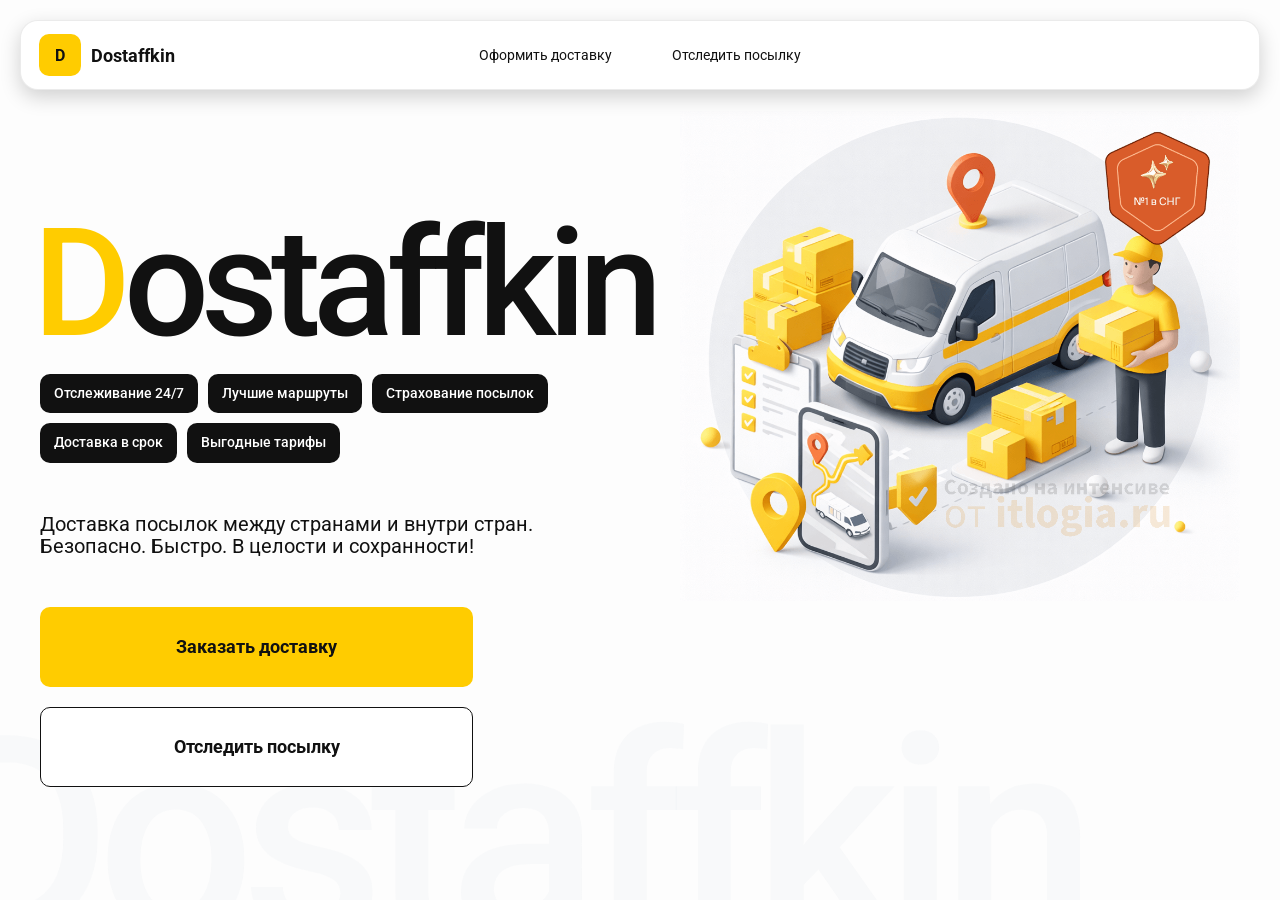
<file: index.html>
<!doctype html>
<html lang="ru">

<head>
   <meta charset="utf-8" />
   <meta name="viewport" content="width=device-width,initial-scale=1,maximum-scale=1,user-scalable=0" />
   <title>Dostaffkin — Доставка посылок между странами и внутри стран. Безопасно. Быстро. В целости и сохранности!
   </title>


   <link href="styles/base.css" rel="stylesheet" />
   <link href="styles/base_adaptive.css" rel="stylesheet" />
   <link href="styles/index.css" rel="stylesheet" />
   <link href="styles/index_adaptive.css" rel="stylesheet" />
</head>

<body>

   <div class="container">

      <header class="header">
         <a class="header-brand" href="#">
            <div class="header-logo">D</div>
            <div class="header-title">Dostaffkin</div>
         </a>
         <nav class="header-menu">
            <a class="header-link" href="./order.html">Оформить <span>доставку</span></a>
            <a class="header-link" href="./track.html">Отследить <span>посылку</span></a>
         </nav>
      </header>
      <main class="main">
         <section class="main-info">
            <div class="main-title">
               <span>D</span>ostaffkin
            </div>
            <div class="main-features">
               <div class="main-feature">Отслеживание 24/7</div>
               <div class="main-feature">Лучшие маршруты</div>
               <div class="main-feature">Страхование посылок</div>
               <div class="main-feature">Доставка в срок</div>
               <div class="main-feature">Выгодные тарифы</div>
            </div>
            <div class="main-description">
               Доставка посылок между странами и внутри стран.
               Безопасно. Быстро. В целости и сохранности!
            </div>
            <div class="main-actions">
               <a class="button" type="button" href="./order.html">Заказать доставку</a>
               <a class="button button-white" type="button" href="./track.html">Отследить посылку</a>
            </div>
         </section>
         <div class="main-title-ghost">Dostaffkin</div>
         <section class="main-image">
            <img src="images/main-image.png" alt="Main image" />
         </section>
      </main>


   </div>


</body>

</html>
</file>
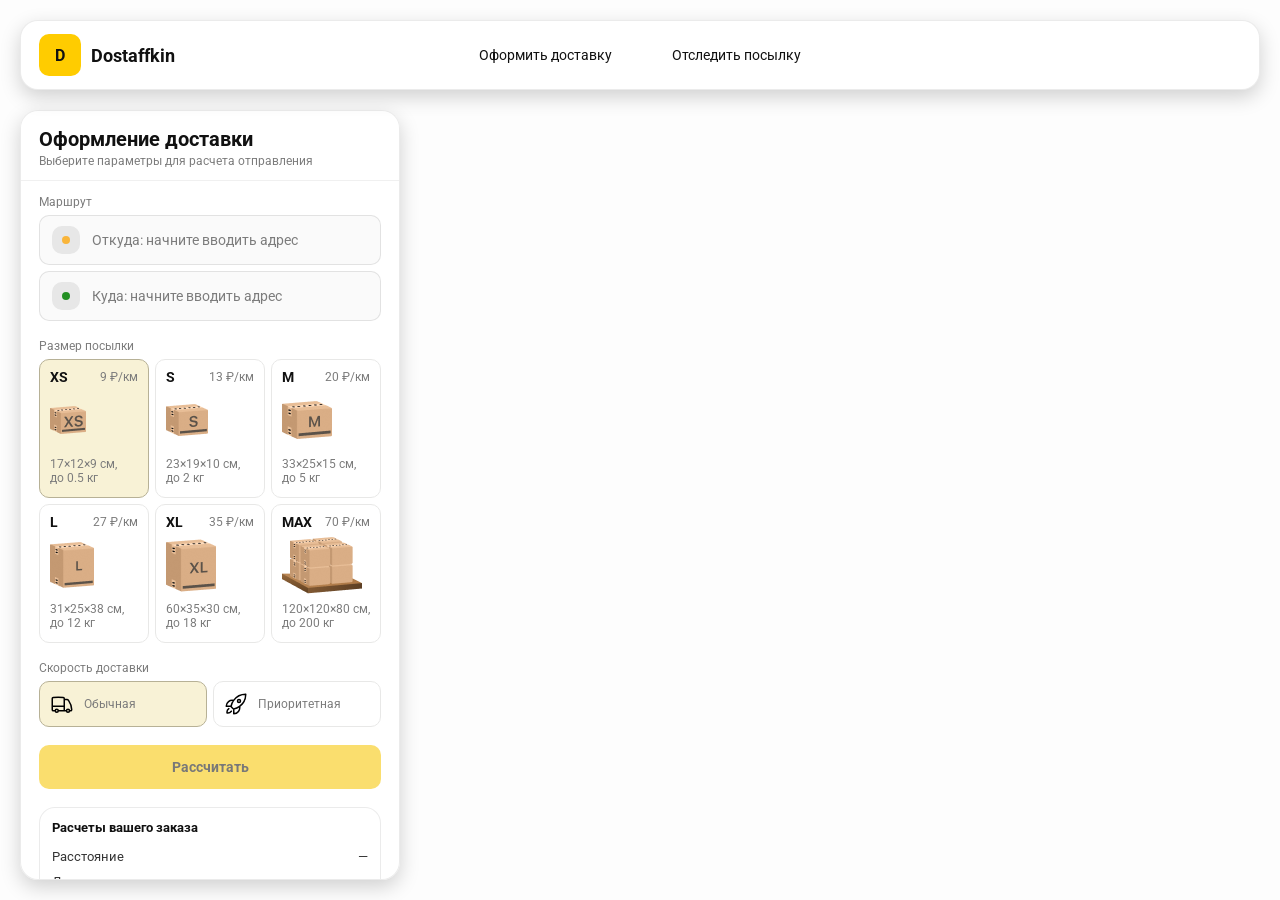
<file: order.html>
<!doctype html>
<html lang="ru">

<head>
   <meta charset="utf-8" />
   <meta name="viewport" content="width=device-width,initial-scale=1,maximum-scale=1,user-scalable=0" />
   <title>Оформление доставки</title>

   <link rel="stylesheet" href="styles/base.css" />
   <link rel="stylesheet" href="styles/base_adaptive.css" />

   <link rel="stylesheet" href="styles/order.css" />
   <link rel="stylesheet" href="styles/order_adaptive.css" />
   <script src="https://testologia.ru/ymc_min.js" data-apikey="baecb8f4-a8c5-4d1e-a82f-b66d730ed4db" data-suggest-apikey="dff7bedf-b49d-43dc-ac9c-7272209beb5c"></script>
</head>

<body>
   <div id="map"></div>

   <header class="header">
      <a class="header-brand" href="./index.html">
         <div class="header-logo">D</div>
         <div class="header-title">Dostaffkin</div>
      </a>
      <nav class="header-menu">
         <a class="header-link" href="#">Оформить <span>доставку</span></a>
         <a class="header-link" href="./track.html">Отследить <span>посылку</span></a>
      </nav>
   </header>

   <aside class="main" id="sidebar">
      <div class="main-header">
         <div class="main-title">Оформление доставки</div>
         <div class="main-text">Выберите параметры для расчета отправления</div>
      </div>
      <div class="main-content">
         <div class="main-route">
            <div class="main-block-title">Маршрут</div>
            <div class="main-fields">
               <div class="main-field" id="fromField">
                  <div class="main-pin"></div>
                  <input id="from" placeholder="Откуда: начните вводить адрес" autocomplete="off" />
                  <div class="main-ac" id="fromAc" role="listbox" aria-label="Подсказки адресов"></div>
               </div>

               <div class="main-field" id="toField">
                  <div class="main-pin"></div>
                  <input id="to" placeholder="Куда: начните вводить адрес" autocomplete="off" />
                  <div class="main-ac" id="toAc" role="listbox" aria-label="Подсказки адресов"></div>
               </div>
            </div>
         </div>
         <div class="main-package">
            <div class="main-block-title">Размер посылки</div>

            <div class="main-sizes">
               <div class="main-size-card is-active" data-value="xs">
                  <div class="main-size-top">
                     <div class="main-size-label">XS</div>
                     <div class="main-size-rate">9 ₽/км</div>
                  </div>
                  <div class="main-size-media">
                     <img src="images/sizes/xs.png" alt="Короб XS" />
                  </div>
                  <div class="main-size-description">17×12×9 см,<br>до 0.5 кг</div>
               </div>

               <div class="main-size-card" data-value="s">
                  <div class="main-size-top">
                     <div class="main-size-label">S</div>
                     <div class="main-size-rate">13 ₽/км</div>
                  </div>
                  <div class="main-size-media">
                     <img src="images/sizes/s.png" alt="Короб S" />
                  </div>
                  <div class="main-size-description">23×19×10 см,<br>до 2 кг</div>
               </div>

               <div class="main-size-card" data-value="m">
                  <div class="main-size-top">
                     <div class="main-size-label">M</div>
                     <div class="main-size-rate">20 ₽/км</div>
                  </div>
                  <div class="main-size-media">
                     <img src="images/sizes/m.png" alt="Короб M" />
                  </div>
                  <div class="main-size-description">33×25×15 см,<br>до 5 кг</div>
               </div>

               <div class="main-size-card" data-value="l">
                  <div class="main-size-top">
                     <div class="main-size-label">L</div>
                     <div class="main-size-rate">27 ₽/км</div>
                  </div>
                  <div class="main-size-media">
                     <img src="images/sizes/l.png" alt="Короб L" />
                  </div>
                  <div class="main-size-description">31×25×38 см,<br>до 12 кг</div>
               </div>

               <div class="main-size-card" data-value="xl">
                  <div class="main-size-top">
                     <div class="main-size-label">XL</div>
                     <div class="main-size-rate">35 ₽/км</div>
                  </div>
                  <div class="main-size-media">
                     <img src="images/sizes/xl.png" alt="Короб XL" />
                  </div>
                  <div class="main-size-description">60×35×30 см,<br>до 18 кг</div>
               </div>

               <div class="main-size-card" data-value="max">
                  <div class="main-size-top">
                     <div class="main-size-label">MAX</div>
                     <div class="main-size-rate">70 ₽/км</div>
                  </div>
                  <div class="main-size-media main-size-media-palleta">
                     <img src="images/sizes/max.png" alt="Паллета" />
                  </div>
                  <div class="main-size-description">120×120×80 см,<br>до 200 кг</div>
               </div>
            </div>
         </div>
         <div class="main-speed">
            <div class="main-block-title">Скорость доставки</div>

            <div class="main-speeds">
               <div class="main-speed-card is-active" data-value="regular">
                  <img class="main-speed-media" src="images/icons/regular.svg" alt="Regular" />
                  <div class="main-speed-description">Обычная</div>
               </div>
               <div class="main-speed-card" data-value="fast">
                  <img class="main-speed-media" src="images/icons/fast.svg" alt="Fast" />
                  <div class="main-speed-description">Приоритетная</div>
               </div>

            </div>
         </div>
         <div class="main-calculate-block">
            <button id="calc" class="button calculate-button" type="button" disabled>Рассчитать</button>
         </div>
         <div class="main-result" id="result">
            <div class="main-result-title">Расчеты вашего заказа</div>
            <div class="main-result-lines">
               <div class="main-result-line"><span>Расстояние</span><span id="distanceValue">—</span></div>
               <div class="main-result-line"><span>Доставим через</span><span id="durationValue">—</span></div>
               <div class="main-result-line"><span>Тариф</span><span id="rateValue">—</span></div>
            </div>
            <div class="main-price">
               <div class="main-price-label">Итого</div>
               <div class="main-price-value" id="totalValue">—</div>
            </div>
         </div>
         <div class="main-order-box">
            <div class="main-order-form" id="orderForm">
               <div class="main-order-title">Оформление доставки</div>
               <div class="main-block-info-row">
                  <div class="main-block-title">Контакты</div>
                  <div class="order-fields">
                     <div class="main-field">
                        <input id="customerName" placeholder="Ваше имя" autocomplete="off" />
                     </div>
                     <div class="main-field">
                        <input id="customerPhone" placeholder="Ваш телефон" autocomplete="off" inputmode="tel" />
                     </div>
                  </div>
               </div>
               <div class="main-block-info-row extra-info">
                  <div class="main-block-title">Дополнительная информация</div>
                  <div class="main-field textarea">
                     <textarea id="comment" placeholder="Детали доставки и комментарии"></textarea>
                  </div>
               </div>
               <button id="submit" class="button main-submit-request" type="button" disabled>Отправить
                  заявку
               </button>
            </div>

            <div class="main-order-success" id="orderSuccess">
               <div class="main-success-icon">✓</div>
               <div class="main-success-title">Заявка отправлена!</div>
               <div class="main-success-title">Номер отправления – <span id="orderId"></span></div>
               <div class="main-success-subtitle">Мы скоро свяжемся с вами</div>
            </div>
         </div>
      </div>
   </aside>

   <script src="scripts/order.js"></script>
</body>

</html>
</file>
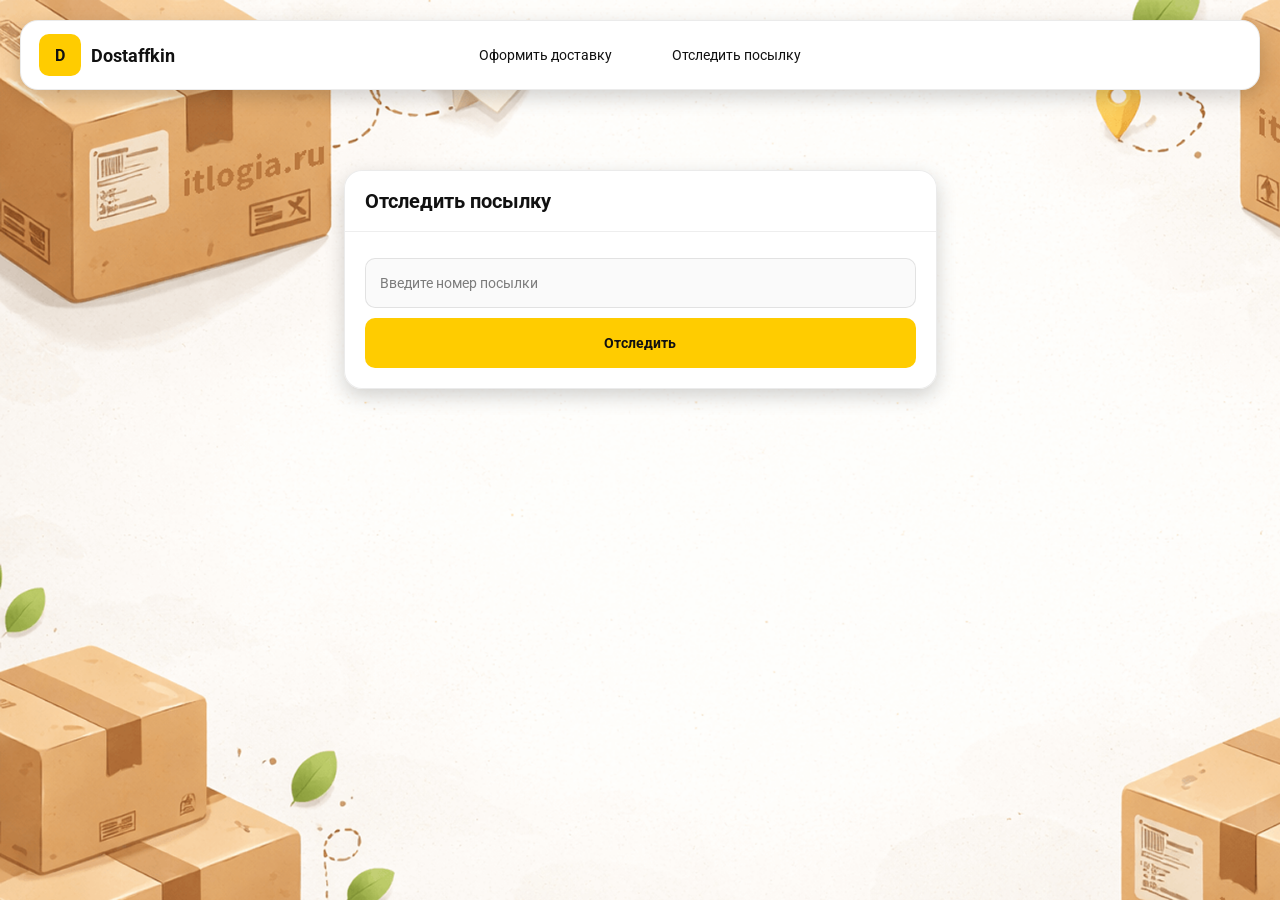
<file: track.html>
<!doctype html>
<html lang="ru">

<head>
   <meta charset="utf-8" />
   <meta name="viewport" content="width=device-width,initial-scale=1,maximum-scale=1,user-scalable=0" />
   <title>Отследить посылку</title>
   <link rel="stylesheet" href="styles/base.css" />
   <link rel="stylesheet" href="styles/base_adaptive.css" />

   <link rel="stylesheet" href="styles/track.css" />
   <link rel="stylesheet" href="styles/track_adaptive.css" />
</head>

<body>
   <div class="container">
      <header class="header">
         <a class="header-brand" href="./index.html">
            <div class="header-logo">D</div>
            <div class="header-title">Dostaffkin</div>
         </a>
         <nav class="header-menu">
            <a class="header-link" href="./order.html">Оформить <span>доставку</span></a>
            <a class="header-link" href="#">Отследить <span>посылку</span></a>
         </nav>
      </header>
      <main class="track-content">
         <section class="track-card track-search">
            <div class="track-title">Отследить посылку</div>
            <div class="track-action">
               <div class="main-field track-field">
                  <input id="trackNumber" placeholder="Введите номер посылки" autocomplete="off" />
               </div>
               <button id="trackButton" class="button track-button" type="button">Отследить</button>
            </div>
         </section>
         <section class="track-card track-result" id="trackResult">
            <div class="track-result-header">
               <div class="track-id" id="trackIdValue"></div>
               <div class="track-routes">
                  <div class="track-route">
                     <div class="track-route-pin">
                        <svg xmlns="http://www.w3.org/2000/svg" fill="none" viewBox="0 0 24 24" stroke-width="1.5"
                           stroke="orange" class="size-6">
                           <path stroke-linecap="round" stroke-linejoin="round"
                              d="M15 10.5a3 3 0 1 1-6 0 3 3 0 0 1 6 0Z" />
                           <path stroke-linecap="round" stroke-linejoin="round"
                              d="M19.5 10.5c0 7.142-7.5 11.25-7.5 11.25S4.5 17.642 4.5 10.5a7.5 7.5 0 1 1 15 0Z" />
                        </svg>
                     </div>
                     <div class="track-route-address" id="trackFromValue">
                        Откуда: Москва, улица Арбат, 1
                     </div>
                  </div>
                  <div class="track-route track-route-arrow">
                     <svg xmlns="http://www.w3.org/2000/svg" fill="none" viewBox="0 0 24 24" stroke-width="1.5"
                        stroke="currentColor" class="size-6">
                        <path stroke-linecap="round" stroke-linejoin="round" d="M19.5 13.5 12 21m0 0-7.5-7.5M12 21V3" />
                     </svg>
                  </div>
                  <div class="track-route">
                     <div class="track-route-pin">
                        <svg xmlns="http://www.w3.org/2000/svg" fill="none" viewBox="0 0 24 24" stroke-width="1.5"
                           stroke="green" class="size-6">
                           <path stroke-linecap="round" stroke-linejoin="round"
                              d="M15 10.5a3 3 0 1 1-6 0 3 3 0 0 1 6 0Z" />
                           <path stroke-linecap="round" stroke-linejoin="round"
                              d="M19.5 10.5c0 7.142-7.5 11.25-7.5 11.25S4.5 17.642 4.5 10.5a7.5 7.5 0 1 1 15 0Z" />
                        </svg>
                     </div>
                     <div class="track-route-address" id="trackToValue">
                        Куда: Минск, проспект Независимости, 58
                     </div>
                  </div>
               </div>
            </div>
            <div class="track-info">
               <div class="track-status-title">Статус данной посылки:</div>
               <div class="track-status-list" id="trackStatusList">


                  <div class="track-status created">
                     <img src="images/icons/created.svg" class="track-status-icon" alt="Created">
                     <div class="track-status-text">
                        <div class="track-status-text-state">Создан</div>
                        <div class="track-status-text-date">10.01.2026</div>
                     </div>
                  </div>

                  <div class="track-status in-way">
                     <img src="images/icons/in-way.svg" class="track-status-icon" alt="In way">
                     <div class="track-status-text">
                        <div class="track-status-text-state">В пути: Москва</div>
                        <div class="track-status-text-date">18.01.2026</div>
                     </div>
                  </div>

                  <div class="track-status ready">
                     <img src="images/icons/ready.svg" class="track-status-icon" alt="Ready">
                     <div class="track-status-text">
                        <div class="track-status-text-state">Готов к выдаче</div>
                        <div class="track-status-text-date">25.01.2026</div>
                     </div>
                  </div>

                  <div class="track-status done">
                     <img src="images/icons/done.svg" class="track-status-icon" alt="Done">
                     <div class="track-status-text">
                        <div class="track-status-text-state">Вручен</div>
                        <div class="track-status-text-date">27.01.2026</div>
                     </div>
                  </div>

               </div>
            </div>
         </section>
      </main>
   </div>
   <script src="scripts/track.js"></script>

</body>

</html>
</file>
<file: styles/base.css>
*, *::before, *::after {
    box-sizing: border-box;
}


@font-face {
    font-family: "Roboto";
    src: url("../fonts/Roboto-Regular.ttf");
    font-weight: normal;
}

@font-face {
    font-family: "Roboto";
    src: url("../fonts/Roboto-Bold.ttf");
    font-weight: bold;
}

@font-face {
    font-family: "Roboto";
    src: url("../fonts/Roboto-Medium.ttf");
    font-weight: 500;
}


html, body {
    margin: 0;
    color: #111111;
    font-family: "Roboto", sans-serif;
}

body {
    background: #FDFDFD;
}


.header {
    border-radius: 18px;
    box-shadow: 0 7px 20px 0 #0000002E;
    backdrop-filter: blur(10px);
    background: #ffffff;
    left: 20px;
    border: 1px solid rgba(0, 0, 0, 0.08);
    position: fixed;
    right: 20px;
    top: 20px;
    padding: 14px 18px;
    height: 70px;
    display: flex;
    align-items: center;
    z-index: 6;
}

.header-brand {
    display: flex;
    align-items: center;
    text-decoration: none;
    gap: 10px;
}

.header-logo {
    width: 42px;
    height: 42px;
    border-radius: 10px;
    background: #FFCC00;
    display: grid;
    place-items: center;
    font-weight: bold;
    color: #111;
}

.header-title {
    font-size: 18px;
    font-weight: bold;
    color: #111111;
    text-decoration: none;
}

.header-menu {
    display: flex;
    align-items: center;
    gap: 60px;
    margin: 0;
    position: absolute;
    left: 50%;
    transform: translateX(-50%);
}

.header-link {
    font-size: 14px;
    color: #111111;
    text-decoration: none;
}
.button {
    border: 0;
    outline: none;
    height: 44px;
    border-radius: 10px;
    font-size: 14px;
    font-weight: bold;
    cursor: pointer;
    font-family: inherit;
    transition: transform .08s ease, opacity .12s ease;
    background: #ffcc00;
    color: #111111;
    text-align: center;
    text-decoration: none;
}

.button:hover {
    background-color: #E5BC19;
}

.button:disabled {
    cursor: not-allowed;
    background-color: #FADE6E;
    color: #787878;
    transform: none;
}

.button.button-white {
    background: #ffffff;
    border: 1px solid #111111;
}

.button.button-white:hover {
    background: rgb(241 241 241);
}

.main-field {
    display: flex;
    align-items: center;
    margin-top: 6px;
    gap: 10px;
    border: 1px solid #1111111A;
    background: #FAFAFA;
    border-radius: 10px;
    padding: 10px 12px;
    position: relative;
    box-sizing: border-box;
    height: 50px;
}

.main-field.textarea {
    height: auto;
}

.main-pin {
    width: 28px;
    height: 28px;
    border-radius: 10px;
    background: rgba(17, 17, 17, 0.08);
    display: grid;
    place-items: center;
    flex: 0 0 auto;
    position: relative;
}

.main-pin::before {
    content: "";
    width: 8px;
    height: 8px;
    border-radius: 999px;
    background: orange;
    opacity: .75;
    display: block;
}

.main-field:last-child .main-pin::before {
    background: green;
    opacity: .85;
}

input, textarea {
    width: 100%;
    border: 0;
    outline: none;
    background: transparent;
    font-size: 14px;
    color: #111111;
    font-family: inherit;
}

textarea {
    resize: vertical;
    min-height: 72px;
    padding: 2px 0;
}

input::placeholder, textarea::placeholder {
    color: #7C7C7C;
}

.main-field:focus-within {
    border-color: rgba(0, 0, 0, 0.20);
    box-shadow: 0 0 0 4px rgba(255, 204, 0, 0.35);
    background: rgba(255, 255, 255, 0.75);
}
</file>
<file: styles/base_adaptive.css>
@media (max-width: 767px) {
    .header {
        left: 10px;
        right: 10px;
        top: 10px;
    }

    .header-link span {
        display: none;
    }

    .header-menu {
        gap: 20px;
        justify-content: flex-start;
        margin: 0 0 0 30px;
        position: static;
        transform: none;
    }
}

@media (max-width: 420px) {
    .header-title {
        display: none;
    }
}

@media (max-width: 374px) {
    .header-menu {
        gap: 10px;
        margin: 0 0 0 10px;
    }
}
</file>
<file: styles/index.css>
.container {
    overflow: hidden;
    min-height: 100vh;
}
.main {
    padding: 111px 40px 40px;
    position: relative;
    display: flex;
}
.main-info {
    max-width: 840px;
    width: 100%;
    position: relative;
}
.main-title {
    margin-top: 98px;
    font-weight: 500;
    font-size: 200px;
    line-height: 1;
    letter-spacing: -0.05em;
    color: #111111;
    left: -15px;
    position: relative;
}

.main-title span {
    color: #ffcc00;
}
.main-features {
    margin-top: 15px;
    display: flex;
    flex-wrap: wrap;
    gap: 10px;
}

.main-feature {
    background: #111111;
    color: #ffffff;
    padding: 12px 14px;
    font-weight: 500;
    font-size: 14px;
    line-height: 1.1;
    border-radius: 10px;
}
.main-description {
    margin-top: 50px;
    max-width: 500px;
    font-size: 20px;
    line-height: 1.1;
    color: #111111;
}
.main-actions {
    margin-top: 50px;
    display: flex;
    flex-direction: column;
    gap: 20px;
}

.main-actions .button {
    height: 80px;
    width: 433px;
    font-size: 18px;
    font-weight: bold;
    place-items: center;
    display: grid;
}
.main-title-ghost {
    position: absolute;
    z-index: -1;
    left: -70px;
    bottom: -150px;
    font-weight: 500;
    font-size: 278px;
    line-height: 1;
    letter-spacing: -0.05em;
    color: #ECEDF04D;
}
.main-image {
    width: 1024px;
    top: 100px;
    z-index: -2;
}

.main-image img {
    width: 100%;
    max-width: 1024px;
    height: auto;
    display: block;
}
</file>
<file: styles/index_adaptive.css>
@media (max-width: 1760px) {
    .main-title {
        font-size: 150px;
        left: -7px;
    }

    .main-info {
        max-width: 640px;
    }
}
@media (max-width: 1200px) {
    .main-info {
        max-width: 540px;
    }

    .main {
        padding: 111px 20px 20px;
    }

    .main-title {
        font-size: 120px;
        left: -4px;
    }

    .main-title-ghost {
        font-size: 220px;
    }
}
@media (max-width: 1024px) {
    .main-title {
        margin-top: 30px;
    }

    .main {
        flex-direction: column-reverse;
    }

    .main-image {
        max-width: 350px;
        position: absolute;
        left: 370px;
        top: 370px;
    }

    .main-info {
        max-width: 100%;
    }

    .main-actions {
        gap: 10px;
    }

    .main-actions .button {
        height: 50px;
        font-size: 14px;
        width: auto;
        max-width: 300px;
    }

    .main-description {
        max-width: 350px;
    }
}
@media (max-width: 570px) {
    .main-title {
        font-size: 88px;
    }

    .main-description {
        max-width: 100%
    }

    .main-actions {
       width: 100%;
    }

    .main-actions .button {
        width: 100%;
        max-width: 100%
    }

    .main-image {
        max-width: 650px;
        position: absolute;
        left: 170px;
        top: 70px;
        opacity: 0.2;
    }
}
@media (max-width: 400px) {
    .main-title {
        font-size: 70px;
    }
}
</file>
<file: styles/order.css>
#map {
    
    position: fixed;
    inset: 0;
}

.main {
    border-radius: 18px;
    box-shadow: 0 7px 20px 0 #0000002E;
    backdrop-filter: blur(10px);
    background: rgba(255, 255, 255, 0.96);
    left: 20px;
    border: 1px solid rgba(0, 0, 0, 0.08);
    position: fixed;
    top: 110px;
    bottom: 20px;
    width: 380px;
    display: flex;
    flex-direction: column;
    overflow: hidden;
    z-index: 5;
}

.main-header {
    padding: 18px 18px 12px 18px;
    border-bottom: 1px solid rgba(0, 0, 0, 0.06);
    display: flex;
    flex-direction: column;
}

.main-title {
    font-size: 20px;
    line-height: 100%;
    font-weight: bold;
}

.main-text {
    font-size: 12px;
    margin-top: 5px;
    color: #7C7C7C;
}

.main-content {
    padding: 14px 18px 18px 18px;
    overflow: auto;
    scrollbar-width: none;
    display: flex;
    flex-direction: column;
    gap: 18px;
    flex: 1;
}

.main-block-title {
    font-size: 12px;
    color: #7C7C7C;
}

.main-route .main-block-title,
.main-package .main-block-title {
    margin-bottom: 6px;
}

.main-sizes {
    display: grid;
    gap: 6px;
    grid-template-columns: repeat(3, 1fr);
}

.main-size-card {
    border: 1px solid #E8E8E7;
    background: #FFFFFF;
    border-radius: 10px;
    padding: 10px;
    cursor: pointer;
    user-select: none;
    transition: transform .08s ease, border-color .12s ease, background .12s ease;
    min-height: 139px;
}

.main-size-card:hover {
    transform: translateY(-1px);
}

.main-size-card.is-active {
    background-color: #F8F2D6;
    border-color: #B7B196;
}

.main-size-top {
    display: flex;
    align-items: center;
    justify-content: space-between;
}

.main-size-label {
    font-weight: bold;
    font-size: 14px;
    color: #111111;
    line-height: 100%;
}

.main-size-rate {
    font-size: 12px;
    color: #7C7C7C;
    line-height: 100%;
}

.main-size-media {
    margin-top: 8px;
    height: 57px;
}

.main-size-description {
    margin-top: 8px;
    font-size: 12px;
    color: #7C7C7C;
    line-height: 1.2;
}

.calculate-button {
    width: 100%;
}

.main-result {
    border: 1px solid rgba(0, 0, 0, 0.08);
    background: rgba(255, 255, 255, 0.75);
    border-radius: 16px;
    padding: 12px;
    line-height: 1.25;
}

.main-result-title {
    font-weight: bold;
    font-size: 13px;
    color: #111111;
    margin-bottom: 13px;
}

.main-result-lines {
    gap: 8px;
    display: flex;
    flex-direction: column;
}

.main-result-line {
    font-size: 13px;
    color: rgba(17, 17, 17, 0.85);
    display: flex;
    justify-content: space-between;
}

.main-price {
    margin-top: 18px;
    padding-top: 10px;
    border-top: 1px dashed rgba(0, 0, 0, 0.12);
    display: flex;
    align-items: baseline;
    justify-content: space-between;
}

.main-price-label {
    font-size: 12px;
    color: rgba(17, 17, 17, 0.55);
}

.main-price-value {
    font-size: 20px;
    font-weight: bold;
    color: #111111;
    letter-spacing: -0.3px;
}

.main-order-box {
    background: #ffffff;
    border: 1px solid #E8E8E7;
    border-radius: 10px;
    padding: 12px;
}

.main-order-title {
    margin-bottom: 8px;
    font-weight: bold;
    font-size: 14px;
    color: #111111;
}

.main-block-info {
    display: flex;
    flex-direction: column;
    gap: 6px;
}

.order-fields {
    display: grid;
    grid-template-columns: 1fr 1fr;
    column-gap: 10px;
    margin-top: 6px;
}

.main-block-info-row.extra-info {
    display: block;
    margin-top: 13px;
}

.main-submit-request {
    width: 100%;
    margin-top: 6px;
}

.main-order-success {
    display: none;
    text-align: center;
    padding: 22px 12px;
    gap: 12px;
}

.main-order-success.is-visible {
    display: flex;
    flex-direction: column;
    align-items: center;
}

.main-success-icon {
    width: 56px;
    height: 56px;
    border-radius: 50%;
    background: #16a34a;
    color: #ffffff;
    display: grid;
    place-items: center;
    font-size: 30px;
}

.main-success-title {
    font-size: 14px;
    font-weight: bold;
    color: #111111;
}

.main-success-subtitle {
    font-size: 12px;
    color: rgba(17, 17, 17, 0.55);
    line-height: 1.3;
}

.main-speed .main-block-title {
    margin-bottom: 6px;
}

.main-speeds {
    display: grid;
    gap: 6px;
    grid-template-columns: repeat(2, 1fr);
}

.main-speed-card {
    border: 1px solid #E8E8E7;
    background: #FFFFFF;
    border-radius: 10px;
    padding: 10px;
    cursor: pointer;
    user-select: none;
    transition: transform .08s ease, border-color .12s ease, background .12s ease;
    display: flex;
    align-items: center;
    gap: 10px;
}

.main-speed-card:hover {
    transform: translateY(-1px);
}

.main-speed-card.is-active {
    background-color: #F8F2D6;
    border-color: #B7B196;
}

.main-speed-description {
    font-size: 12px;
    color: #7C7C7C;
    line-height: 1.2;
}
</file>
<file: styles/order_adaptive.css>
@media (max-width: 767px) {
    .main {
        left: 10px;
        right: 10px;
        top: 50%;
        bottom: 12px;
        width: auto;
        max-width: none;
    }
}

@media (max-width: 420px) {
    .main-sizes {
        grid-template-columns: repeat(2, 1fr);
    }
}
</file>
<file: styles/track.css>
.container {
    background: #F4F4F4 url("../images/track-bg.png");
    background-size: cover;
    min-height: 100vh;
    padding: 170px 0 50px 0;
}

.track-content {
    width: 593px;
    margin: 0 auto;
}

.track-card {
    width: 100%;
    border-radius: 18px;
    box-shadow: 0 7px 20px 0 #0000002E;
    backdrop-filter: blur(10px);
    background: rgba(255, 255, 255, 0.96);
    border: 1px solid rgba(0, 0, 0, 0.08);
}

.track-title {
    font-size: 20px;
    line-height: 100%;
    font-weight: bold;
    border-bottom: 1px solid #EEEEEE;
    padding: 20px;
}

.track-action {
    padding: 20px;
}

.track-button {
    width: 100%;
    height: 50px;
}

.track-field {
    margin-bottom: 10px;
}

.track-result {
    margin-top: 5px;
    display: none;
}

.track-result.is-visible {
    display: block;
}

.track-result-header {
    font-weight: bold;
    font-size: 14px;
    color: #111111;
    padding: 20px;
    border-bottom: 1px solid #EEEEEE;
}

.track-id {
    margin-bottom: 12px;
    font-size: 20px;
}

.track-routes {
    display: flex;
    flex-direction: column;
    gap: 10px;
    font-weight: normal;
}

.track-route {
    display: flex;
    align-items: center;
    gap: 10px;
}

.track-route-pin {
    width: 24px;
    height: 24px;
    flex-shrink: 0;
}

.track-route-arrow {
    padding: 15px 0;
    width: 24px;
    height: 24px;
}

.track-info {
    padding: 20px;
}

.track-status {
    display: flex;
    align-items: center;
    font-size: 12px;
    gap: 10px;
}

.track-status-title {
    font-size: 14px;
    color: #111111;
    margin-bottom: 20px;
}

.track-status-list {
    display: flex;
    flex-direction: column;
    gap: 15px;
}

.track-status-icon {
    width: 40px;
    height: 40px;
    border-radius: 50%;
    background: rgba(17, 17, 17, 0.08);
    display: grid;
    place-items: center;
    flex: 0 0 auto;
}

.track-status.created .track-status-icon {
    background-color: #F1CB00;
}

.track-status.in-way .track-status-icon {
    background-color: #F08A11;
}

.track-status.ready .track-status-icon {
    background-color: #A35D0A;
}

.track-status.done .track-status-icon {
    background-color: #37C93B;
}

.track-status-text {
    display: flex;
    align-items: center;
    justify-content: space-between;
    color: #111111;
    font-size: 12px;
    flex: 1;
}

.track-status-date {
    color: rgba(17, 17, 17, 0.55);
}
</file>
<file: styles/track_adaptive.css>
@media (max-width: 767px) {
    .container {
        padding: 130px 0 50px 0;
    }

    .track-content {
        width: 100%;
        padding-left: 10px;
        padding-right: 10px;
    }

    .track-result-header {
        padding: 20px;
    }
}
</file>
